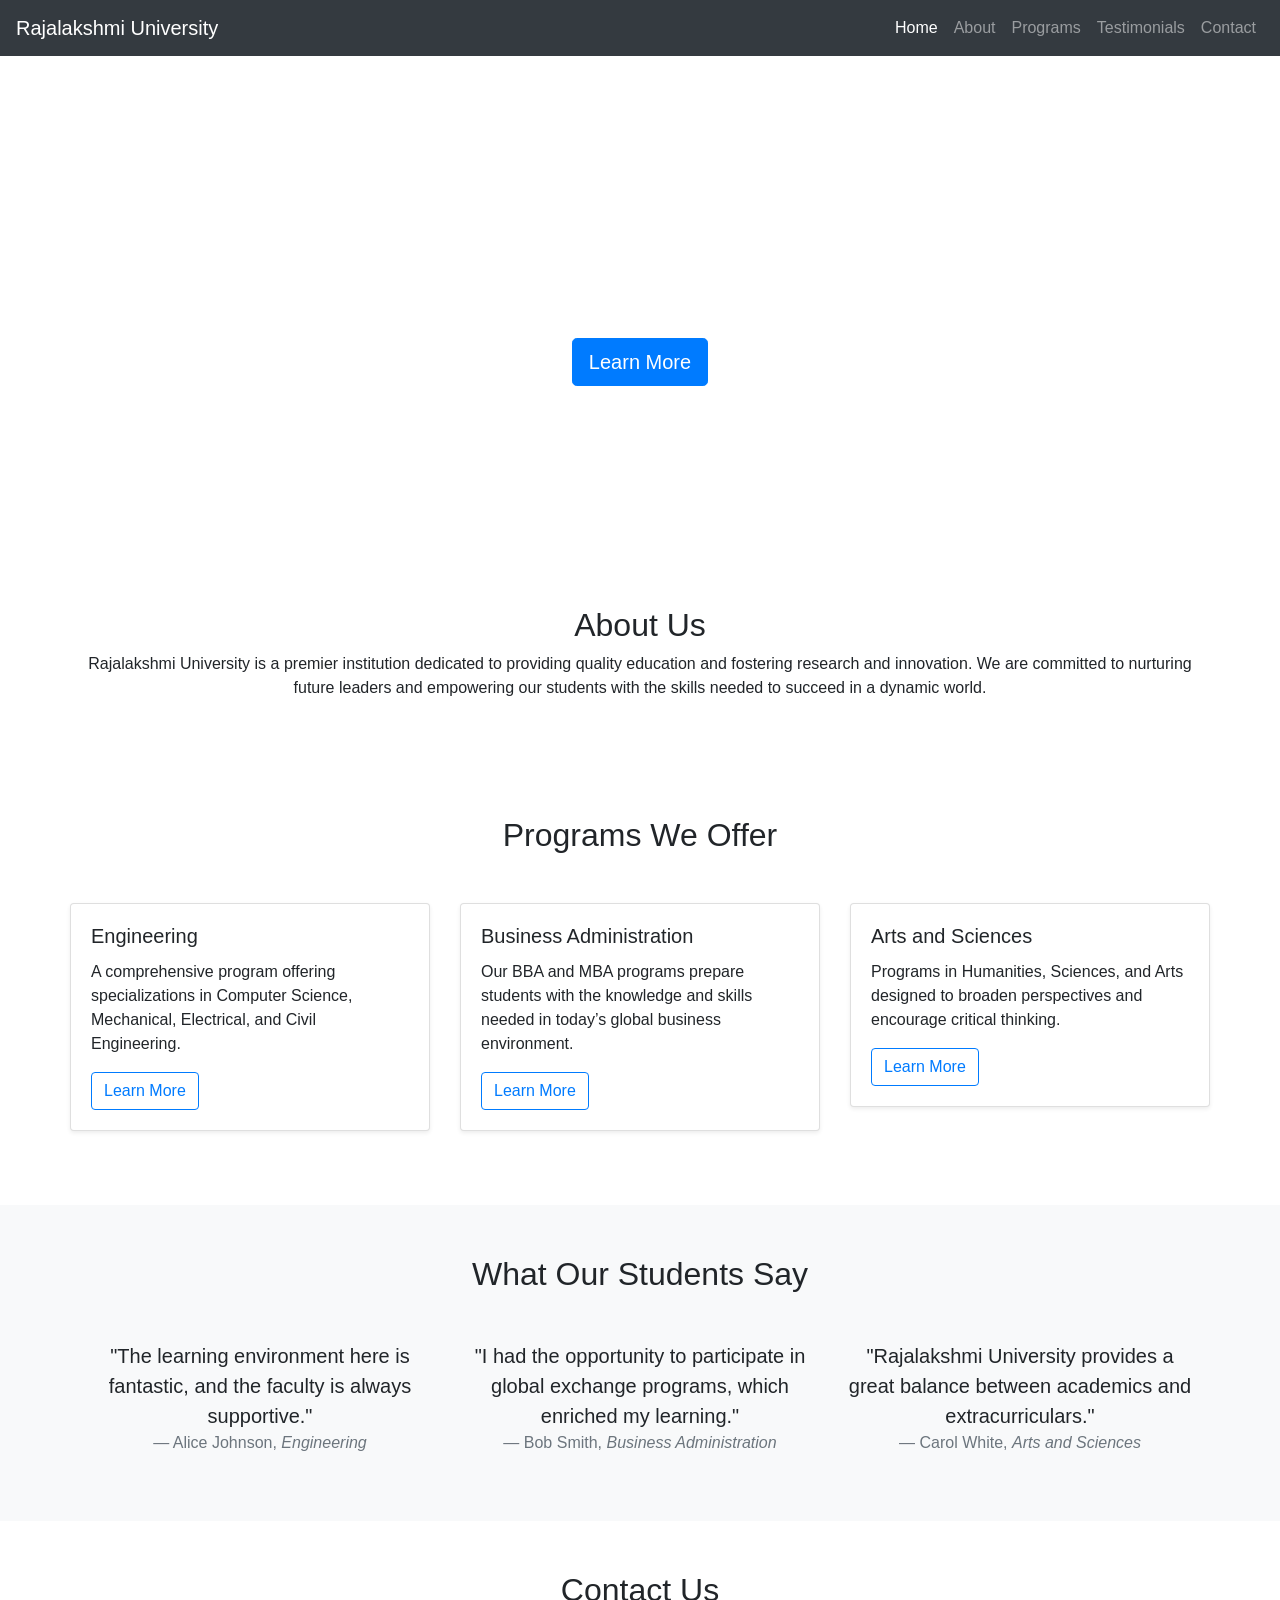
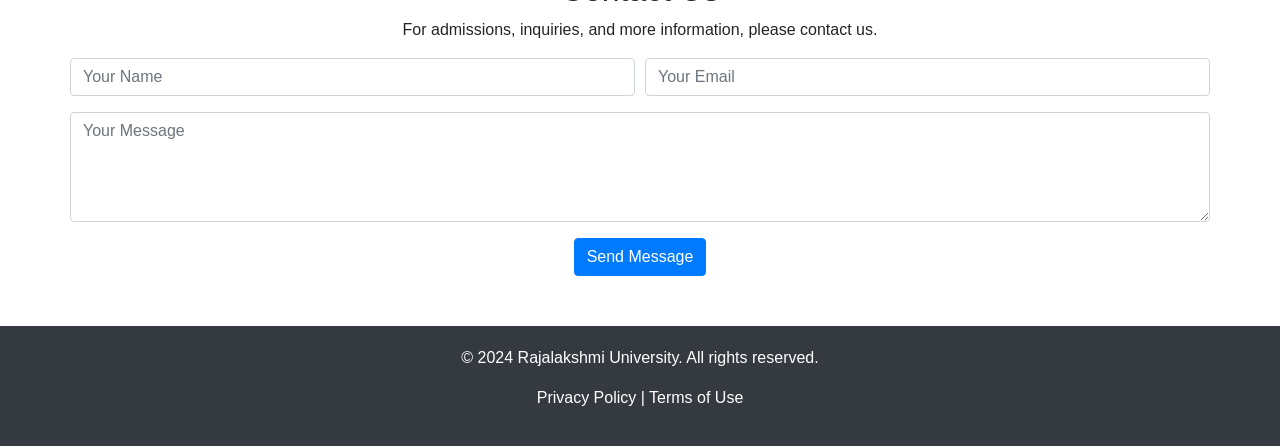
<file: Exercise-11/index.html>
<!DOCTYPE html>
<html lang="en">
<head>
    <meta charset="UTF-8">
    <meta name="viewport" content="width=device-width, initial-scale=1.0">
    <title>Rajalakshmi University</title>
    <!-- Bootstrap CSS -->
    <link rel="stylesheet" href="https://stackpath.bootstrapcdn.com/bootstrap/4.5.2/css/bootstrap.min.css">
    <style>
        .hero-section {
            background: url('https://www.rajalakshmi.org/images/banner.jpg') no-repeat center center;
            background-size: cover;
            color: #fff;
            height: 500px;
            display: flex;
            align-items: center;
            justify-content: center;
        }
        .hero-section h1 {
            font-size: 3rem;
        }
        .features-section, .about-section, .programs-section, .testimonials-section, .contact-section {
            padding: 50px 0;
        }
        .footer {
            background-color: #343a40;
            color: #fff;
            padding: 20px 0;
        }
    </style>
</head>
<body>

<!-- Navigation Bar -->
<nav class="navbar navbar-expand-lg navbar-dark bg-dark">
    <a class="navbar-brand" href="#">Rajalakshmi University</a>
    <button class="navbar-toggler" type="button" data-toggle="collapse" data-target="#navbarNav" aria-controls="navbarNav" aria-expanded="false" aria-label="Toggle navigation">
        <span class="navbar-toggler-icon"></span>
    </button>
    <div class="collapse navbar-collapse" id="navbarNav">
        <ul class="navbar-nav ml-auto">
            <li class="nav-item active"><a class="nav-link" href="#">Home</a></li>
            <li class="nav-item"><a class="nav-link" href="#about">About</a></li>
            <li class="nav-item"><a class="nav-link" href="#programs">Programs</a></li>
            <li class="nav-item"><a class="nav-link" href="#testimonials">Testimonials</a></li>
            <li class="nav-item"><a class="nav-link" href="#contact">Contact</a></li>
        </ul>
    </div>
</nav>

<!-- Hero Section -->
<div class="hero-section text-center">
    <div>
        <h1>Welcome to Rajalakshmi University</h1>
        <p class="lead">Empowering the Future of Education</p>
        <a href="#" class="btn btn-primary btn-lg">Learn More</a>
    </div>
</div>

<!-- About Section -->
<div class="about-section container text-center" id="about">
    <h2>About Us</h2>
    <p>Rajalakshmi University is a premier institution dedicated to providing quality education and fostering research and innovation. We are committed to nurturing future leaders and empowering our students with the skills needed to succeed in a dynamic world.</p>
</div>

<!-- Programs Section -->
<div class="programs-section container" id="programs">
    <h2 class="text-center mb-5">Programs We Offer</h2>
    <div class="row">
        <div class="col-md-4">
            <div class="card mb-4 shadow-sm">
                <div class="card-body">
                    <h5 class="card-title">Engineering</h5>
                    <p class="card-text">A comprehensive program offering specializations in Computer Science, Mechanical, Electrical, and Civil Engineering.</p>
                    <a href="#" class="btn btn-outline-primary">Learn More</a>
                </div>
            </div>
        </div>
        <div class="col-md-4">
            <div class="card mb-4 shadow-sm">
                <div class="card-body">
                    <h5 class="card-title">Business Administration</h5>
                    <p class="card-text">Our BBA and MBA programs prepare students with the knowledge and skills needed in today’s global business environment.</p>
                    <a href="#" class="btn btn-outline-primary">Learn More</a>
                </div>
            </div>
        </div>
        <div class="col-md-4">
            <div class="card mb-4 shadow-sm">
                <div class="card-body">
                    <h5 class="card-title">Arts and Sciences</h5>
                    <p class="card-text">Programs in Humanities, Sciences, and Arts designed to broaden perspectives and encourage critical thinking.</p>
                    <a href="#" class="btn btn-outline-primary">Learn More</a>
                </div>
            </div>
        </div>
    </div>
</div>

<!-- Testimonials Section -->
<div class="testimonials-section bg-light text-center" id="testimonials">
    <div class="container">
        <h2 class="mb-5">What Our Students Say</h2>
        <div class="row">
            <div class="col-md-4">
                <blockquote class="blockquote">
                    <p class="mb-0">"The learning environment here is fantastic, and the faculty is always supportive."</p>
                    <footer class="blockquote-footer">Alice Johnson, <cite title="Source Title">Engineering</cite></footer>
                </blockquote>
            </div>
            <div class="col-md-4">
                <blockquote class="blockquote">
                    <p class="mb-0">"I had the opportunity to participate in global exchange programs, which enriched my learning."</p>
                    <footer class="blockquote-footer">Bob Smith, <cite title="Source Title">Business Administration</cite></footer>
                </blockquote>
            </div>
            <div class="col-md-4">
                <blockquote class="blockquote">
                    <p class="mb-0">"Rajalakshmi University provides a great balance between academics and extracurriculars."</p>
                    <footer class="blockquote-footer">Carol White, <cite title="Source Title">Arts and Sciences</cite></footer>
                </blockquote>
            </div>
        </div>
    </div>
</div>

<!-- Contact Section -->
<div class="contact-section container text-center" id="contact">
    <h2>Contact Us</h2>
    <p>For admissions, inquiries, and more information, please contact us.</p>
    <form>
        <div class="form-row">
            <div class="form-group col-md-6">
                <input type="text" class="form-control" placeholder="Your Name">
            </div>
            <div class="form-group col-md-6">
                <input type="email" class="form-control" placeholder="Your Email">
            </div>
        </div>
        <div class="form-group">
            <textarea class="form-control" rows="4" placeholder="Your Message"></textarea>
        </div>
        <button type="submit" class="btn btn-primary">Send Message</button>
    </form>
</div>

<!-- Footer -->
<div class="footer text-center">
    <div class="container">
        <p>&copy; 2024 Rajalakshmi University. All rights reserved.</p>
        <p>
            <a href="#" class="text-white">Privacy Policy</a> |
            <a href="#" class="text-white">Terms of Use</a>
        </p>
    </div>
</div>

<!-- Bootstrap JavaScript and dependencies -->
<script src="https://code.jquery.com/jquery-3.5.1.slim.min.js"></script>
<script src="https://cdn.jsdelivr.net/npm/popper.js@1.16.1/dist/umd/popper.min.js"></script>
<script src="https://stackpath.bootstrapcdn.com/bootstrap/4.5.2/js/bootstrap.min.js"></script>
</body>
</html>
</file>
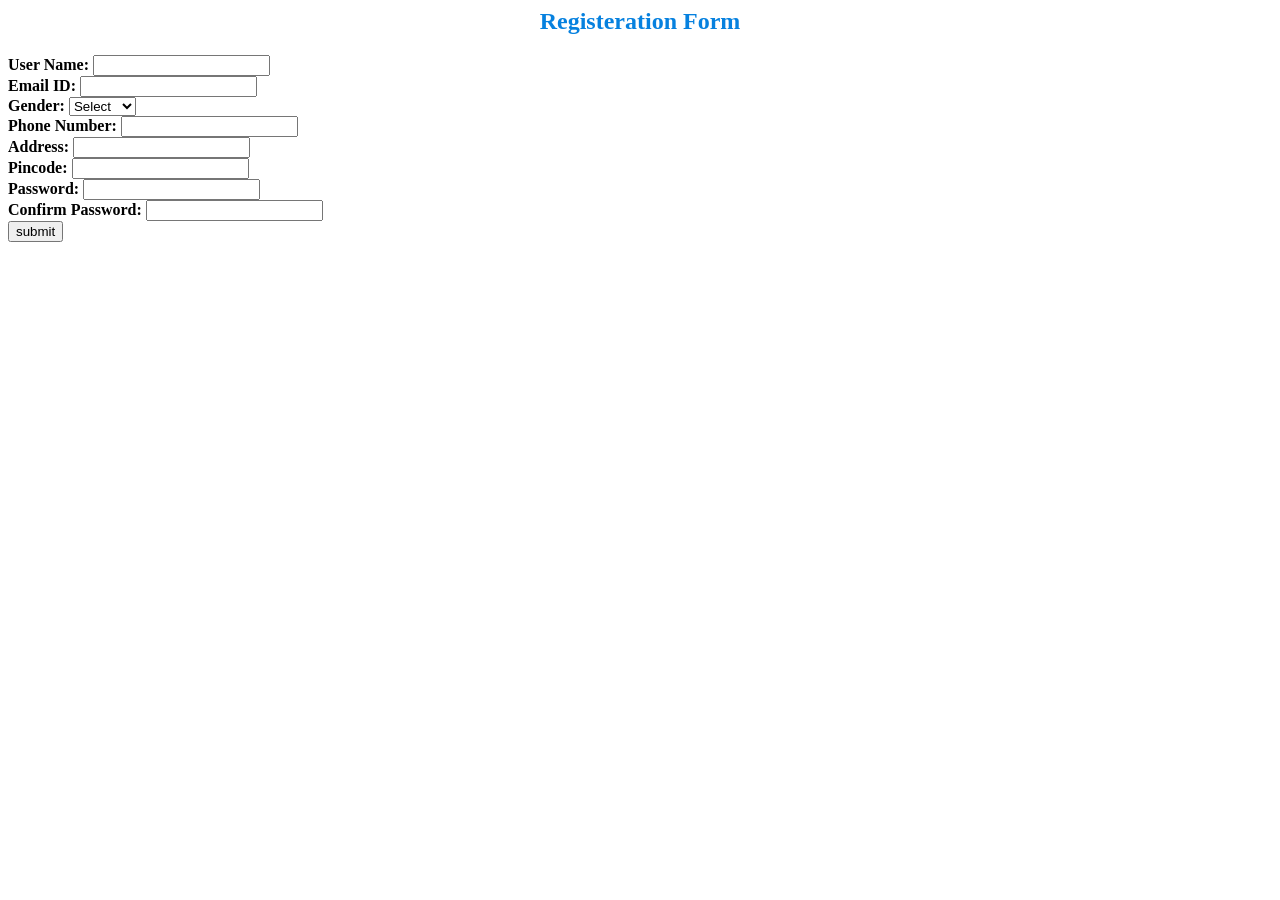
<file: Exercise-2a/index.html>
<html>
    <head>
        <title>Register Form</title>
    </head>
    <body>
        <script>
            function validateForm(){
                var user_name = document.myforms.userName.value;
                var email_id = document.myforms.emailID.value;
                var gender_ = document.myforms.gender.value;
                var phone_number = document.myforms.phoneNumber.value;
                var address_ = document.myforms.address.value;
                var pincode_ = document.myforms.pincode.value;
                var password_ = document.myforms.password.value;
                var confirm_password = document.myforms.confirmPassword.value;

                if(user_name=="" || user_name==null){
                    alert("User Name required");
                    return false;
                }
                if(email_id=="" || email_id==null){
                    alert("Email ID is required");
                    return false;
                }
                if(gender_=="" || gender_==null){
                    alert("Gender is required");
                    return false;
                }
                if(phone_number=="" || phone_number==null || phone_number.length!=10){
                    alert("Enter correct phone number");
                    return false;
                }
                if(address_=="" || address_==null){
                    alert("Address required");
                    return false;
                }
                if(pincode_=="" || pincode_==null || pincode_.length!=6){
                    alert("Enter correct pincode");
                    return false;
                }
                if(password_.length<8 || password_.length>15){
                    alert("Password should atleast have 8 characters and atmost 25 characters");
                    return false;
                }
                if(password_!=confirm_password){
                    alert("Password didn't match");
                    return false;
                }
            }
        </script>
    </body>
    <body>
        <h2 style="color: rgb(6, 129, 223);"><center>Registeration Form</center></h2>
        <form name="myforms" onsubmit="return validateForm()" method="post"></form>
        <b>User Name: </b><input type="text" name="userName" required><br>
        <b>Email ID: </b><input type="email" name="emailID"><br>
    
        <b>Gender: </b>
        <select name="gender">
            <option value="">Select</option>
            <option value="male">Male</option>
            <option value="female">Female</option>
        </select><br>
        <b>Phone Number: </b><input type="text" name="phoneNumber"><br>
        <b>Address: </b><input type="text area" name="address"><br>
        <b>Pincode: </b><input type="text" name="pincode"><br>
        <b>Password: </b><input type="password" name="password"><br>
        <b>Confirm Password: </b><input type="text" name="confirmPassword"><br>
        <input type="submit" value="submit">
    </form>
    </body>
</html>
</file>
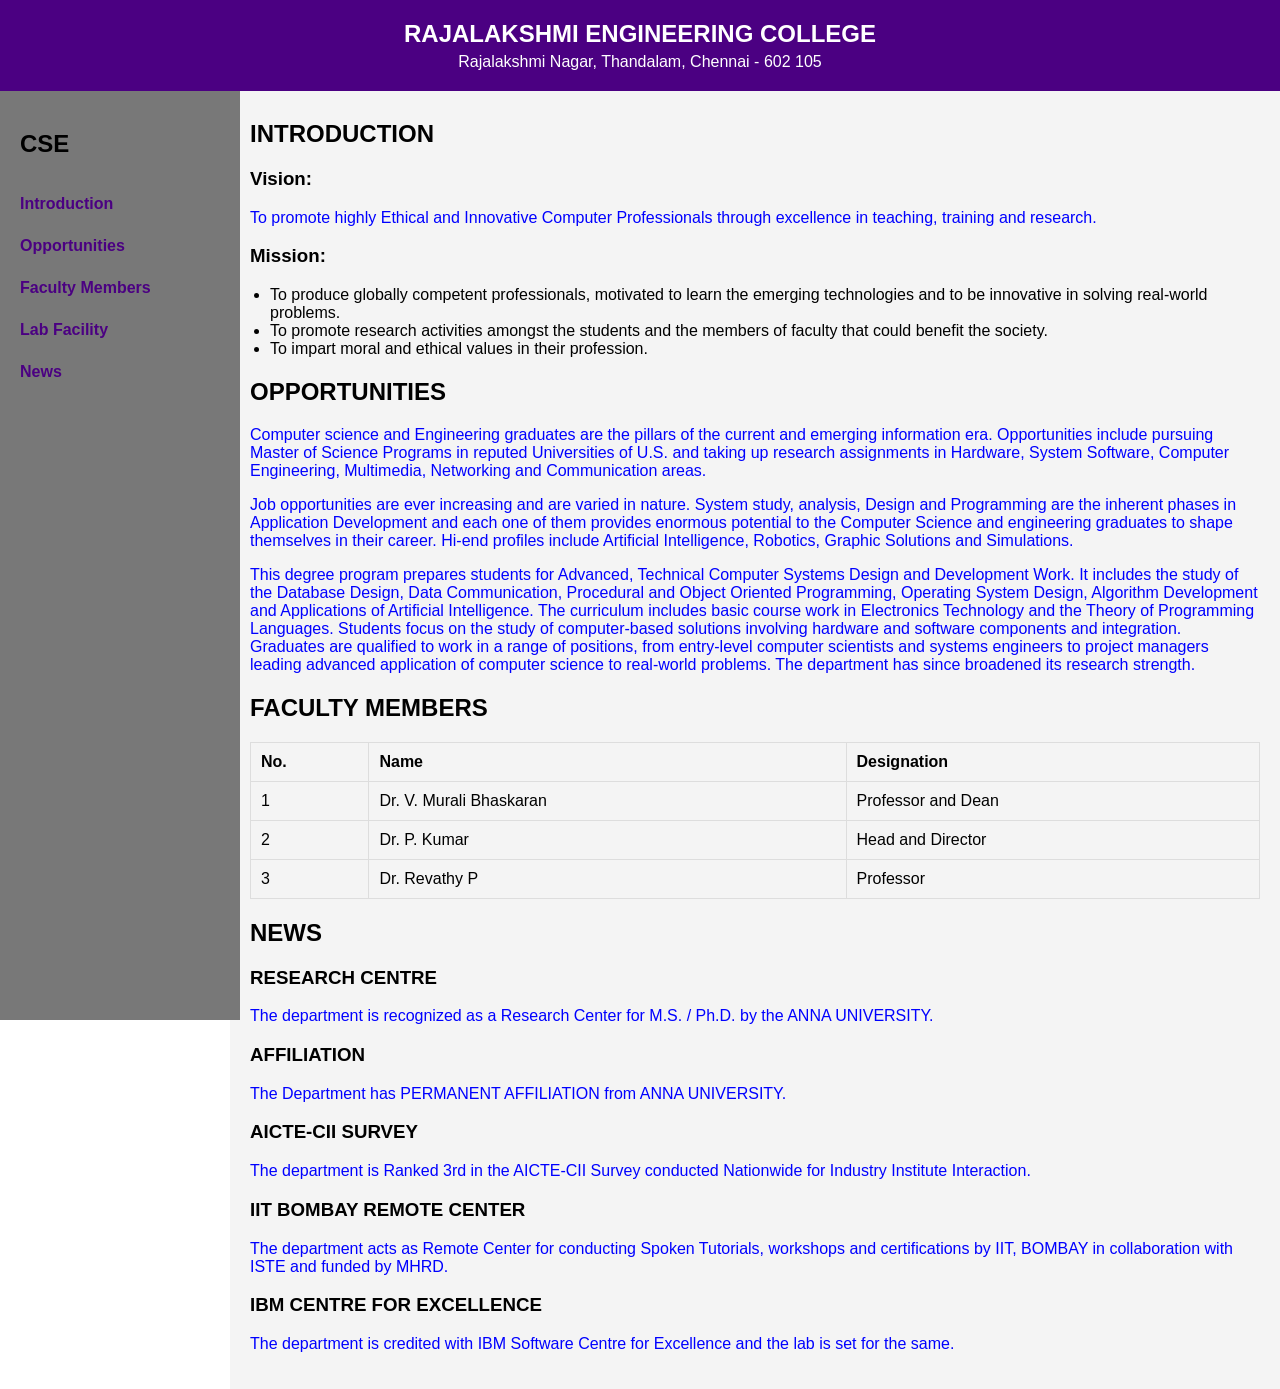
<file: Exercise-2b/index.html>
<!DOCTYPE html>
<html lang="en">
<head>
    <meta charset="UTF-8">
    <meta name="viewport" content="width=device-width, initial-scale=1.0">
    <title>Rajalakshmi Engineering College - CSE</title>
    <link rel="stylesheet" href="styles.css">
</head>
<body>
    <header>
        <div class="header-container">
            <h1>RAJALAKSHMI ENGINEERING COLLEGE</h1>
            <p>Rajalakshmi Nagar, Thandalam, Chennai - 602 105</p>
        </div>
    </header>
    <div class="content">
        <nav class="sidebar">
            <ul>
		<h1 style="color:black;">CSE</h1>
                <li><a href="#introduction">Introduction</a></li>
                <li><a href="#opportunities">Opportunities</a></li>
                <li><a href="#faculty">Faculty Members</a></li>
                <li><a href="#lab">Lab Facility</a></li>
                <li><a href="#news">News</a></li>
            </ul>
        </nav>
        <main class="main-content">
            <section id="introduction">
                <h2>INTRODUCTION</h2>
                <h3>Vision:</h3> <p>To promote highly Ethical and Innovative Computer Professionals through excellence in teaching, training and research.</p>
                <h3><strong>Mission:</strong></h3>
                <ul>
                    <li>To produce globally competent professionals, motivated to learn the emerging technologies and to be innovative in solving real-world problems.</li>
                    <li>To promote research activities amongst the students and the members of faculty that could benefit the society.</li>
                    <li>To impart moral and ethical values in their profession.</li>
                </ul>
            </section>
            <section id="opportunities">
                <h2>OPPORTUNITIES</h2>
                <p>Computer science and Engineering graduates are the pillars of the current and emerging information era. Opportunities include pursuing Master of Science Programs in reputed Universities of U.S. and taking up research assignments in Hardware, System Software, Computer Engineering, Multimedia, Networking and Communication areas.</p>
                <p>Job opportunities are ever increasing and are varied in nature. System study, analysis, Design and Programming are the inherent phases in Application Development and each one of them provides enormous potential to the Computer Science and engineering graduates to shape themselves in their career. Hi-end profiles include Artificial Intelligence, Robotics, Graphic Solutions and Simulations.</p>
                <p>This degree program prepares students for Advanced, Technical Computer Systems Design and Development Work. It includes the study of the Database Design, Data Communication, Procedural and Object Oriented Programming, Operating System Design, Algorithm Development and Applications of Artificial Intelligence. The curriculum includes basic course work in Electronics Technology and the Theory of Programming Languages. Students focus on the study of computer-based solutions involving hardware and software components and integration. Graduates are qualified to work in a range of positions, from entry-level computer scientists and systems engineers to project managers leading advanced application of computer science to real-world problems. The department has since broadened its research strength.</p>
            </section>
            <section id="faculty">
                <h2>FACULTY MEMBERS</h2>
                <table>
                    <tr>
                        <th>No.</th>
                        <th>Name</th>
                        <th>Designation</th>
                    </tr>
                    <tr>
                        <td>1</td>
                        <td>Dr. V. Murali Bhaskaran</td>
                        <td>Professor and Dean</td>
                    </tr>
                    <tr>
                        <td>2</td>
                        <td>Dr. P. Kumar</td>
                        <td>Head and Director</td>
                    </tr>
                    <tr>
                        <td>3</td>
                        <td>Dr. Revathy P</td>
                        <td>Professor</td>
                    </tr>
                </table>
            </section>
            <div id="content">
        <h2>NEWS</h2>
        <div class="news-item">
            <h3>RESEARCH CENTRE</h3>
            <p>The department is recognized as a Research Center for M.S. / Ph.D. by the ANNA UNIVERSITY.</p>
        </div>
        <div class="news-item">
            <h3>AFFILIATION</h3>
            <p>The Department has PERMANENT AFFILIATION from ANNA UNIVERSITY.</p>
        </div>
        <div class="news-item">
            <h3>AICTE-CII SURVEY</h3>
            <p>The department is Ranked 3rd in the AICTE-CII Survey conducted Nationwide for Industry Institute Interaction.</p>
        </div>
        <div class="news-item">
            <h3>IIT BOMBAY REMOTE CENTER</h3>
            <p>The department acts as Remote Center for conducting Spoken Tutorials, workshops and certifications by IIT, BOMBAY in collaboration with ISTE and funded by MHRD.</p>
        </div>
        <div class="news-item">
            <h3>IBM CENTRE FOR EXCELLENCE</h3>
            <p>The department is credited with IBM Software Centre for Excellence and the lab is set for the same.</p>
        </div>
    </div>
</div>
        </main>
    </div>
    </footer>
</body>
</html>
</file>
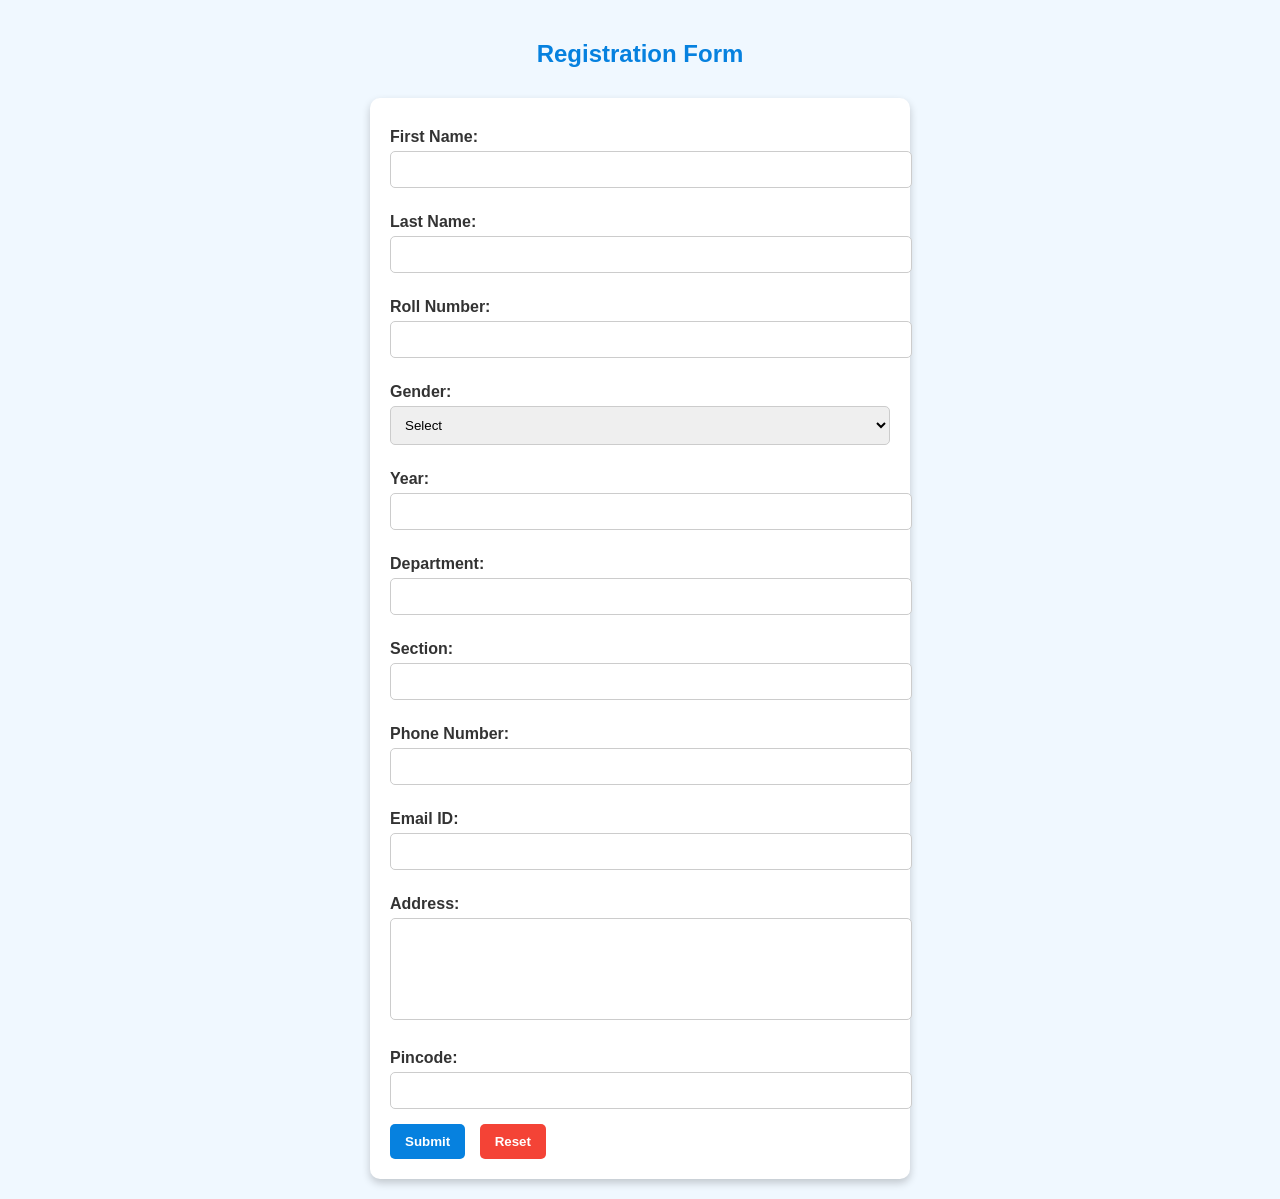
<file: Exercise-3/index.html>
<!DOCTYPE html>
<html lang="en">
<head>
    <meta charset="UTF-8">
    <meta name="viewport" content="width=device-width, initial-scale=1.0">
    <title>Registration Form</title>
    <link rel="stylesheet" href="styles.css">
    <script>
        function validateForm(){
            var firstName = document.myforms.firstName.value;
            var lastName = document.myforms.lastName.value;
            var rollno = document.myforms.rollno.value;
            var email_id = document.myforms.emailID.value;
            var gender_ = document.myforms.gender.value;
            var phone_number = document.myforms.phoneNumber.value;
            var address_ = document.myforms.address.value;
            var pincode_ = document.myforms.pincode.value;
            var department = document.myforms.department.value;
            var section = document.myforms.section.value;
            var year = document.myforms.year.value;

            if(firstName=="" || firstName==null){
                alert("First Name is required");
                return false;
            }
            if(email_id=="" || email_id==null){
                alert("Email ID is required");
                return false;
            }
            if(gender_=="" || gender_==null){
                alert("Gender is required");
                return false;
            }
            if(phone_number=="" || phone_number==null || phone_number.length!=10){
                alert("Enter a correct phone number");
                return false;
            }
            if(address_=="" || address_==null){
                alert("Address is required");
                return false;
            }
            if(pincode_=="" || pincode_==null || pincode_.length!=6){
                alert("Enter a correct pincode");
                return false;
            }
            return true;
        }
    </script>
</head>
<body>
    <h2 class="form-title">Registration Form</h2>
    <form name="myforms" onsubmit="return validateForm()" method="post" class="form-container">
        <label>First Name:</label>
        <input type="text" name="firstName" required><br>

        <label>Last Name:</label>
        <input type="text" name="lastName" required><br>

        <label>Roll Number:</label>
        <input type="text" name="rollno" required><br>

        <label>Gender:</label>
        <select name="gender" required>
            <option value="">Select</option>
            <option value="male">Male</option>
            <option value="female">Female</option>
        </select><br>

        <label>Year:</label>
        <input type="number" name="year" required><br>

        <label>Department:</label>
        <input type="text" name="department" required><br>

        <label>Section:</label>
        <input type="text" name="section" required><br>

        <label>Phone Number:</label>
        <input type="number" name="phoneNumber" required><br>

        <label>Email ID:</label>
        <input type="email" name="emailID" required><br>

        <label>Address:</label>
        <textarea name="address" required></textarea><br>

        <label>Pincode:</label>
        <input type="number" name="pincode" required><br>

        <input type="submit" value="Submit" class="btn submit-btn">
        <input type="reset" value="Reset" class="btn reset-btn">
    </form>
</body>
</html>
</file>
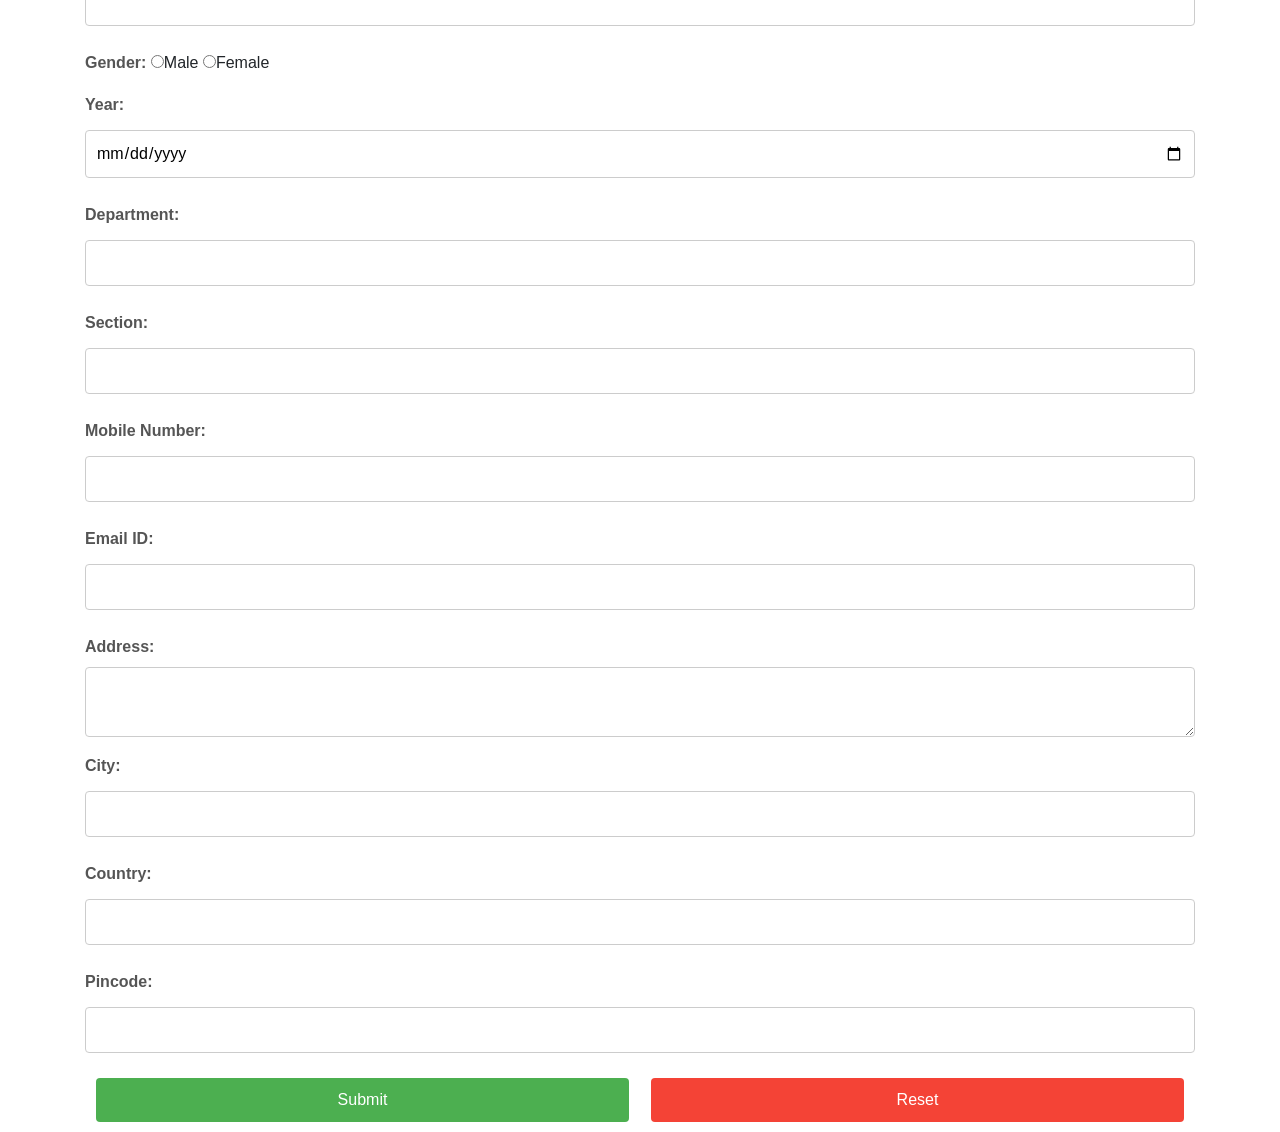
<file: Exercise-4/index.html>
<!DOCTYPE html>
<html lang="en">
<head>
    <meta charset="UTF-8">
    <meta name="viewport" content="width=device-width, initial-scale=1.0">
    <title>Student Form</title>
    <link rel="stylesheet" type="text/css" href="styles.css">
    <link rel="stylesheet" href="https://cdn.jsdelivr.net/npm/bootstrap@4.6.2/dist/css/bootstrap.min.css">
    <script src="https://cdn.jsdelivr.net/npm/bootstrap@4.6.2/dist/js/bootstrap.bundle.min.js"></script>
      
</head>
<body>
    <div class="container scrollable-form-container">
        <h1>Student Form</h1>
        <form name="f1" action="ProcessForm" method="get">
            <label for="name">Name:</label>
            <input type="text" name="name" id="name" required><br>

            <label for="rollno">Roll Number:</label>
            <input type="number" name="rollno" id="rollno" required><br>

            <label for="gender">Gender:</label>
            <input type="radio" name="gender" value="male" id="male">Male
            <input type="radio" name="gender" value="female" id="female">Female <br>

            <label for="year">Year:</label>
            <input type="date" name="year" id="year" required><br>

            <label for="dept">Department:</label>
            <input type="text" name="dept" id="dept" required><br>

            <label for="sec">Section:</label>
            <input type="text" name="sec" id="sec" required><br>

            <label for="mobileno">Mobile Number:</label>
            <input type="number" name="mobileno" id="mobileno" required><br>

            <label for="emailid">Email ID:</label>
            <input type="email" name="emailid" id="emailid" required><br>

            <label for="address">Address:</label>
            <textarea name="address" id="address" required></textarea><br>

            <label for="city">City:</label>
            <input type="text" name="city" id="city" required><br>

            <label for="country">Country:</label>
            <input type="text" name="country" id="country" required><br>

            <label for="pincode">Pincode:</label>
            <input type="number" name="pincode" id="pincode" required><br>

            <center><input type="submit" value="Submit"><input type="reset" value="Reset"></center>
        </form>
    </div>

</body>
</html>
</file>
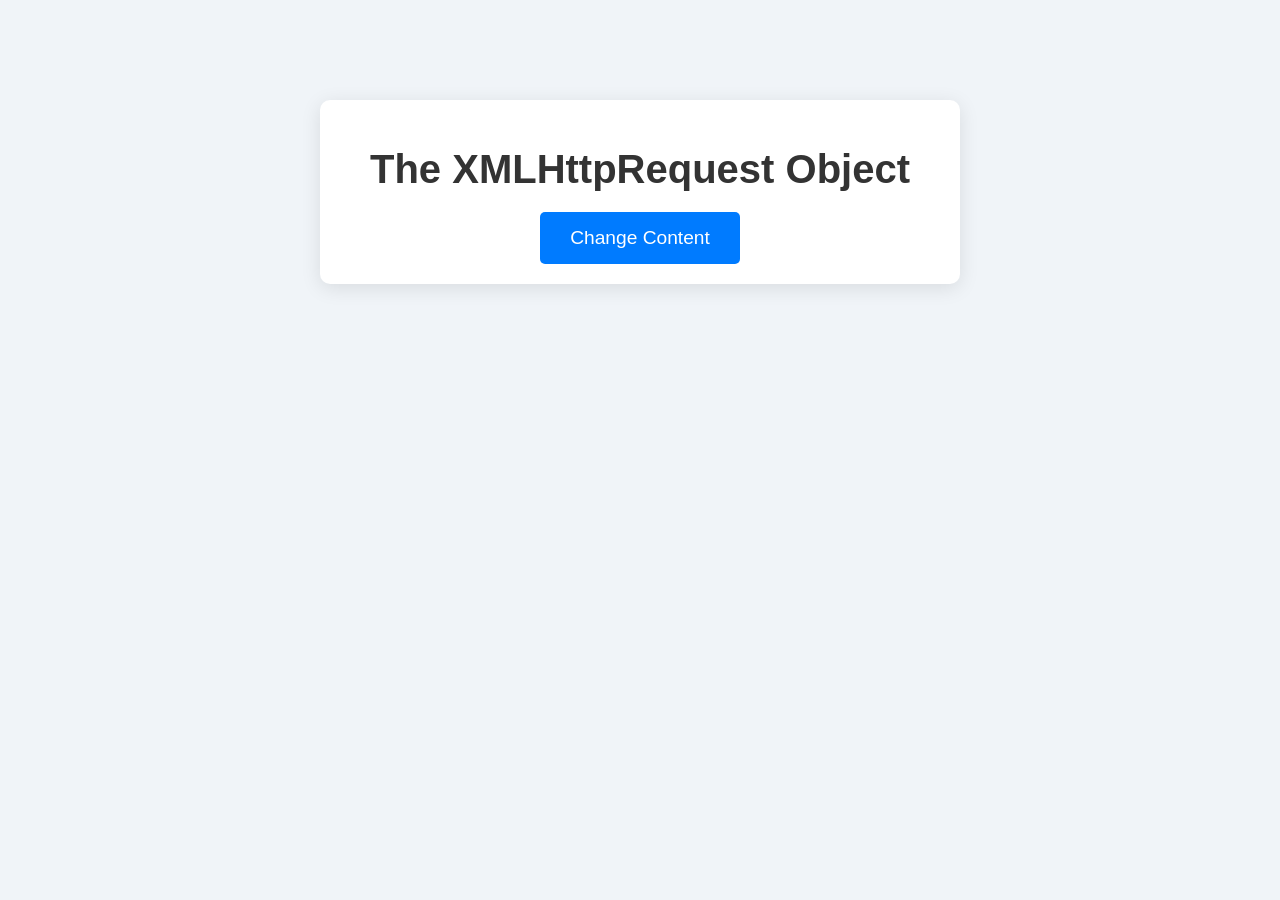
<file: Exercise-6/index.html>
<!DOCTYPE html>
<html lang="en">
<head>
    <meta charset="UTF-8">
    <meta name="viewport" content="width=device-width, initial-scale=1.0">
    <title>Interactive XMLHttpRequest</title>
    <link rel="stylesheet" href="styles.css">
</head>
<body>

<div id="demo" class="container">
    <h1>The XMLHttpRequest Object</h1>
    <button type="button" onclick="loadXMLDoc()" class="btn">Change Content</button>
</div>

<script>
    function loadXMLDoc() {
        var xhttp = new XMLHttpRequest();
        xhttp.onreadystatechange = function() {
            if (this.readyState == 4 && this.status == 200) {
                document.getElementById("demo").innerHTML =
                this.responseText;
            }
        };
        xhttp.open("GET", "rec.txt", true);
        xhttp.send();
    }
</script>

</body>
</html>
</file>
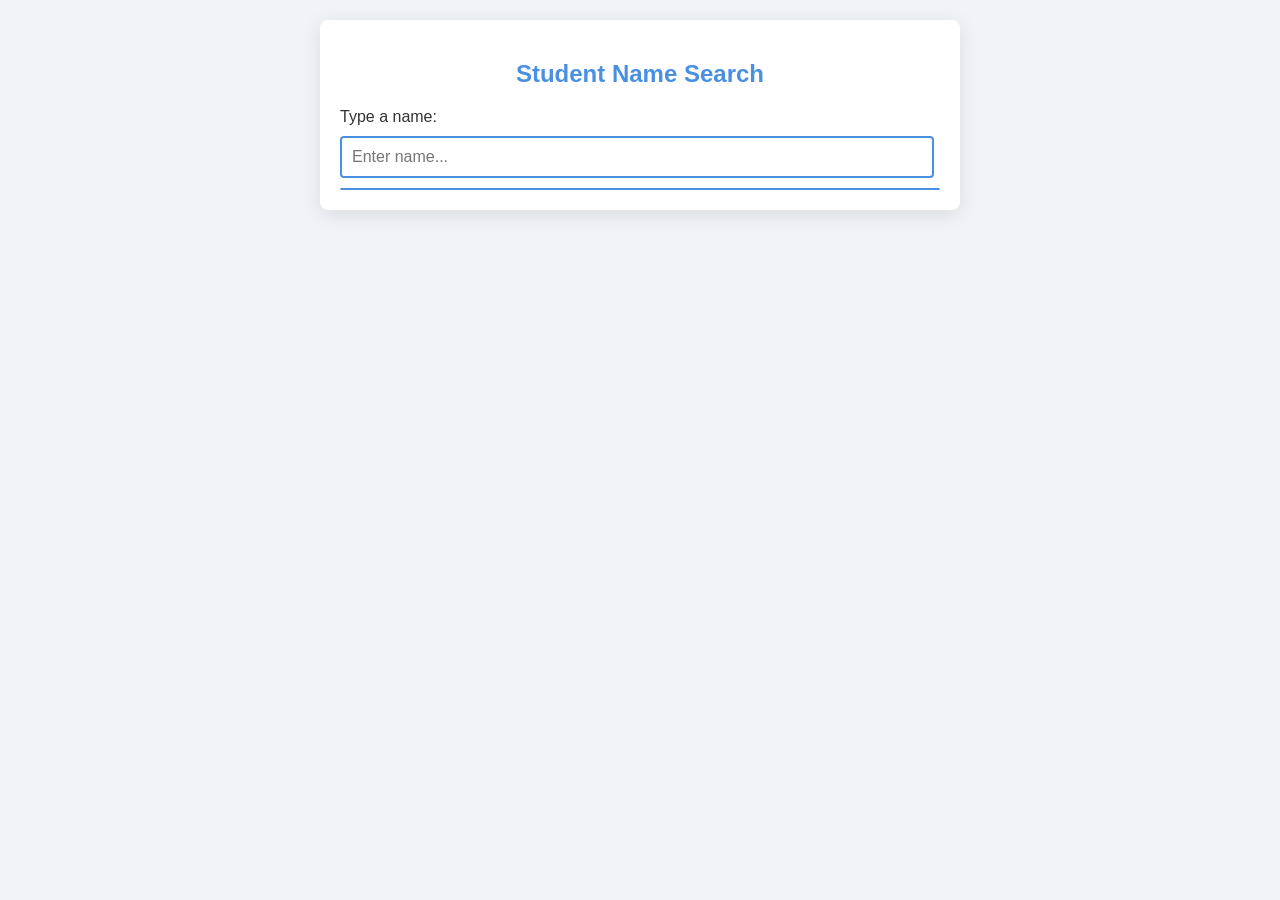
<file: Exercise-6b/index.html>
<!DOCTYPE html>
<html lang="en">
<head>
    <meta charset="UTF-8">
    <meta name="viewport" content="width=device-width, initial-scale=1.0">
    <title>Student Name Suggestion</title>
    <link rel="stylesheet" href="styles.css"> <!-- Link to the external CSS file -->
    <script>
        function showSuggestions(str) {
            if (str.length == 0) {
                document.getElementById("suggestions").innerHTML = "";
                return;
            }
            
            // Create XMLHttpRequest object
            var xhr = new XMLHttpRequest();
            
            // Define what happens when the response is received
            xhr.onreadystatechange = function() {
                if (xhr.readyState == 4 && xhr.status == 200) {
                    document.getElementById("suggestions").innerHTML = xhr.responseText;
                }
            };
            
            // Send the request to the servlet
            xhr.open("GET", "StudentSuggestion?query=" + str, true);
            xhr.send();
        }
    </script>
</head>
<body>
    <div class="container">
        <h2>Student Name Search</h2>
        <p>Type a name:</p>
        <input type="text" onkeyup="showSuggestions(this.value)" placeholder="Enter name..." />
        
        <div id="suggestions" class="suggestions"></div> <!-- This is where suggestions will appear -->
    </div>
</body>
</html>
</file>
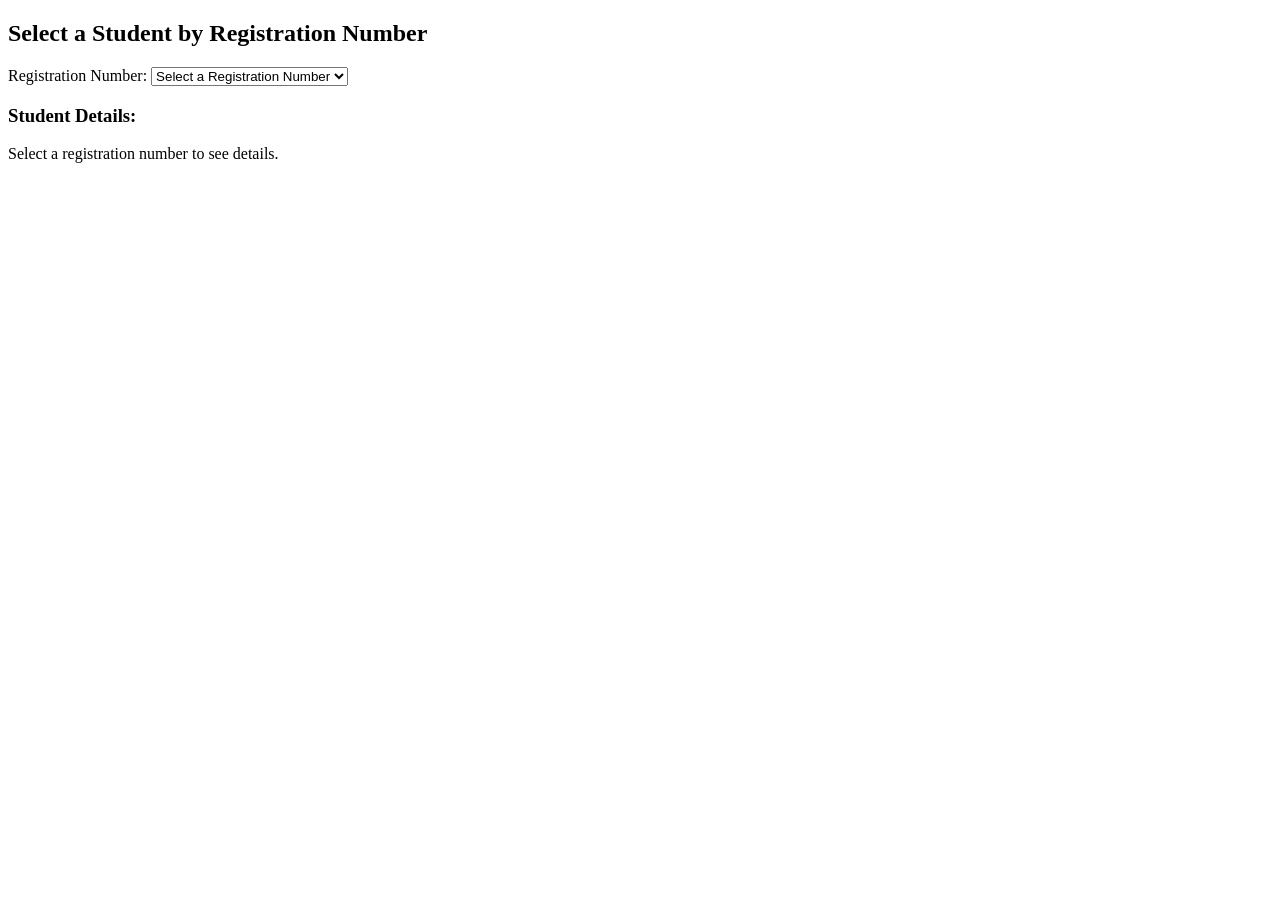
<file: Exercise-7/index.html>
<!DOCTYPE html>
<html lang="en">
<head>
    <meta charset="UTF-8">
    <title>Student Information</title>
    <script>
        function fetchStudentDetails() {
            const regNo = document.getElementById("regNoSelect").value;
            if (regNo) {
                const xhr = new XMLHttpRequest();
                xhr.open("GET", "StudentServlet?reg_no=" + regNo, true);
                xhr.onreadystatechange = function () {
                    if (xhr.readyState === 4 && xhr.status === 200) {
                        const studentData = JSON.parse(xhr.responseText);
                        document.getElementById("studentDetails").innerHTML =
                            `<p>Name: ${studentData.name}</p>
                             <p>Department: ${studentData.department}</p>
                             <p>Year: ${studentData.year}</p>
                             <p>Email: ${studentData.email}</p>`;
                    }
                };
                xhr.send();
            }
        }
    </script>
</head>
<body>
    <h2>Select a Student by Registration Number</h2>
    <label for="regNoSelect">Registration Number:</label>
    <select id="regNoSelect" onchange="fetchStudentDetails()">
        <option value="">Select a Registration Number</option>
        <option value="101">101</option>
        <option value="102">102</option>
        <option value="103">103</option>
    </select>

    <h3>Student Details:</h3>
    <div id="studentDetails">
        <p>Select a registration number to see details.</p>
    </div>
</body>
</html>
</file>
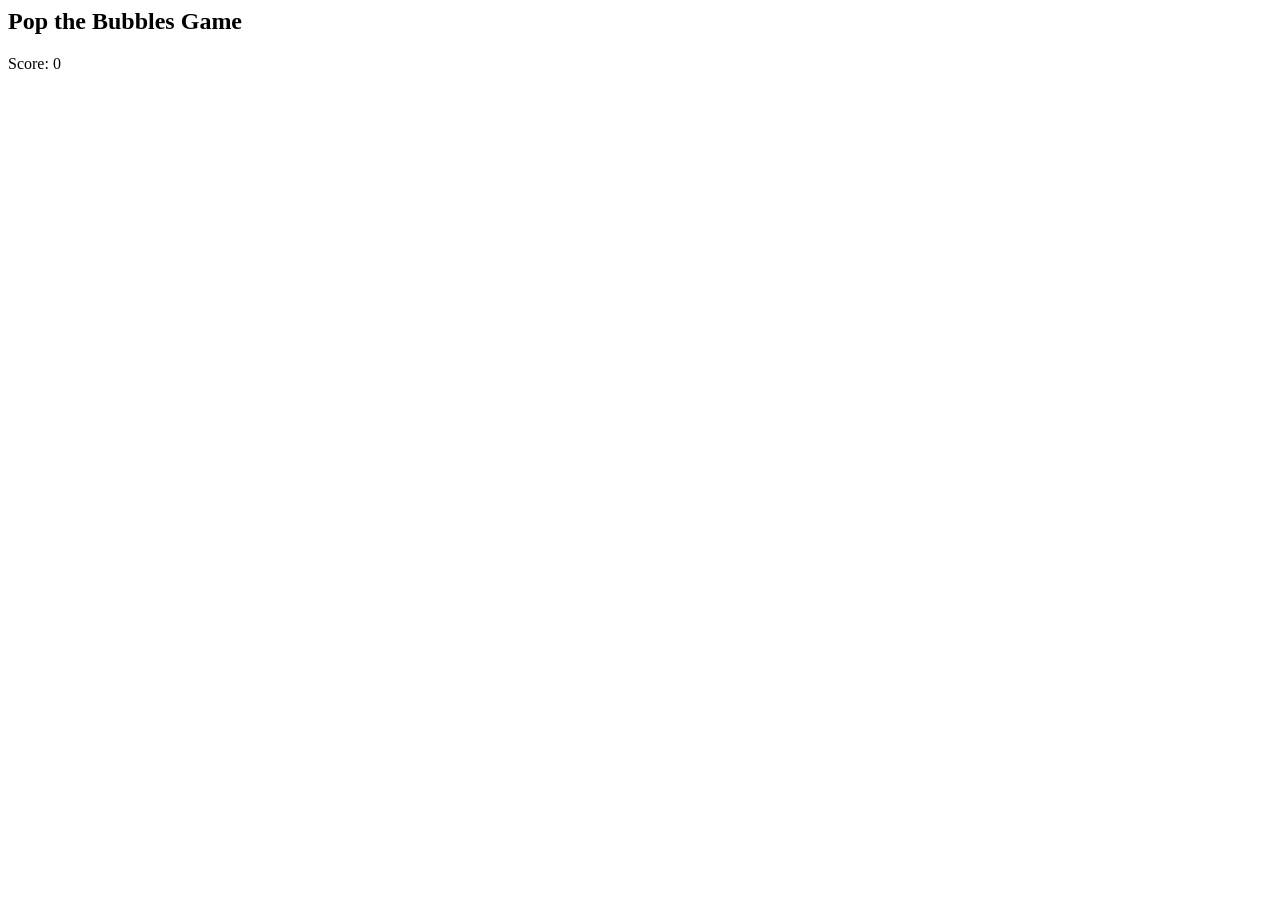
<file: Exercise-10/jquery_game.html>
<html>
<head>
    <title>Pop the Bubbles Game</title>
    <style>
        .bubble {
            position: absolute;
            width: 40px;
            height: 40px;
            border-radius: 50%;
            background-color: #3498db;
            color: white;
            text-align: center;
            line-height: 40px;
            font-size: 24px;
        }
    </style>
</head>
<body>
    <h2>Pop the Bubbles Game</h2>
    <p>Score: <span id="score">0</span></p>

    <script src="https://code.jquery.com/jquery-3.7.1.js"></script>
    <script>
        $(document).ready(function(){
            var score = 0;
            var width = screen.width - 100;
            var height = screen.height - 200;

            function generateRandomLetter() {
                var keyCode = Math.floor(Math.random() * 26) + 65;
                return String.fromCharCode(keyCode);
            }

            function generateRandomColor() {
                var letters = '0123456789ABCDEF';
                var color = '#';
                for (var i = 0; i < 6; i++) {
                    color += letters[Math.floor(Math.random() * 16)];
                }
                return color;
            }

            function createBubble() {
                var letter = generateRandomLetter();
                var left = Math.random() * width;
                var color = generateRandomColor();

                var $bubble = $("<div class='bubble'></div>")
                    .text(letter)
                    .css("left", left)
                    .css("background-color", color);

                $("body").append($bubble);

                $bubble.animate({ top: height }, 5000, "linear", function() {
                    $(this).remove();
                });

                $bubble.click(function() {
                    score++;
                    $("#score").text(score);
                    $(this).remove();
                });
            }

            $(document).keypress(function(e) {
                var letter = String.fromCharCode(e.which).toUpperCase();
                $(".bubble").each(function() {
                    if ($(this).text() === letter) {
                        score++;
                        $("#score").text(score);
                        $(this).remove();
                    }
                });
            });

            setInterval(createBubble, 2000);
        });
    </script>
</body>
</html>
</file>
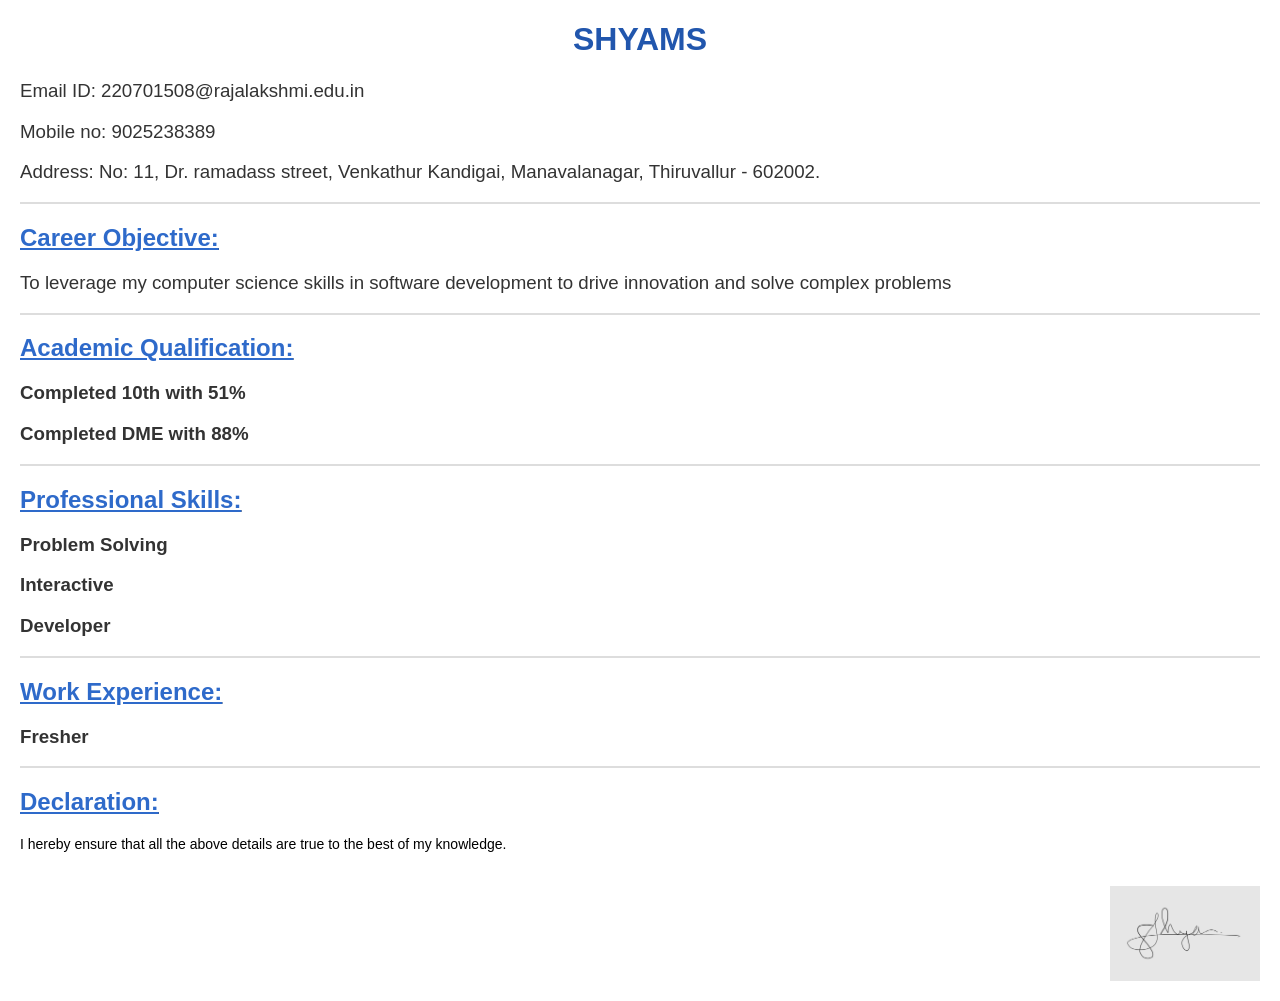
<file: Exercise-1a/resume.html>
<!DOCTYPE html>
<html lang="en">
<head>
    <meta charset="UTF-8">
    <meta name="viewport" content="width=device-width, initial-scale=1.0">
    <title>Resume</title>
    <link rel="stylesheet" href="styles_resume.css">
</head>
<body>
    <h1> SHYAMS </h1>
    <h3 class="normal">Email ID: 220701508@rajalakshmi.edu.in</h3>
    <h3 class="normal">Mobile no: 9025238389</h3>
    <h3 class="normal">Address: No: 11, Dr. ramadass street, Venkathur Kandigai, Manavalanagar, Thiruvallur - 602002.</h3>
    <hr>
    <u><h2>Career Objective: </h2></u>
    <h3 class="normal">To leverage my computer science skills in software development to drive innovation and solve complex problems</h3>
    <hr>
    <u><h2>Academic Qualification:</h2></u>
    <ul>
        <li><h3>Completed 10th with 51%</h3></li>
        <li><h3>Completed DME with 88%</h3></li>
    </ul>
    <hr>
    <u><h2>Professional Skills: </h2></u>
    <ul>
        <li><h3>Problem Solving</h3></li>
        <li><h3>Interactive</h3></li>
        <li><h3>Developer</h3></li>
    </ul>
    <hr>
    <u><h2>Work Experience:</h2></u>
    <h3>Fresher</h3>
    <hr>
    <u><h2>Declaration:</h2></u>
    <p>I hereby ensure that all the above details are true to the best of my knowledge.</p>
    

    <img src="Signature.jpg" alt="Signature" style="width:150px; float: right; display:block; margin: 20px auto;">
</body>
</html>
</file>
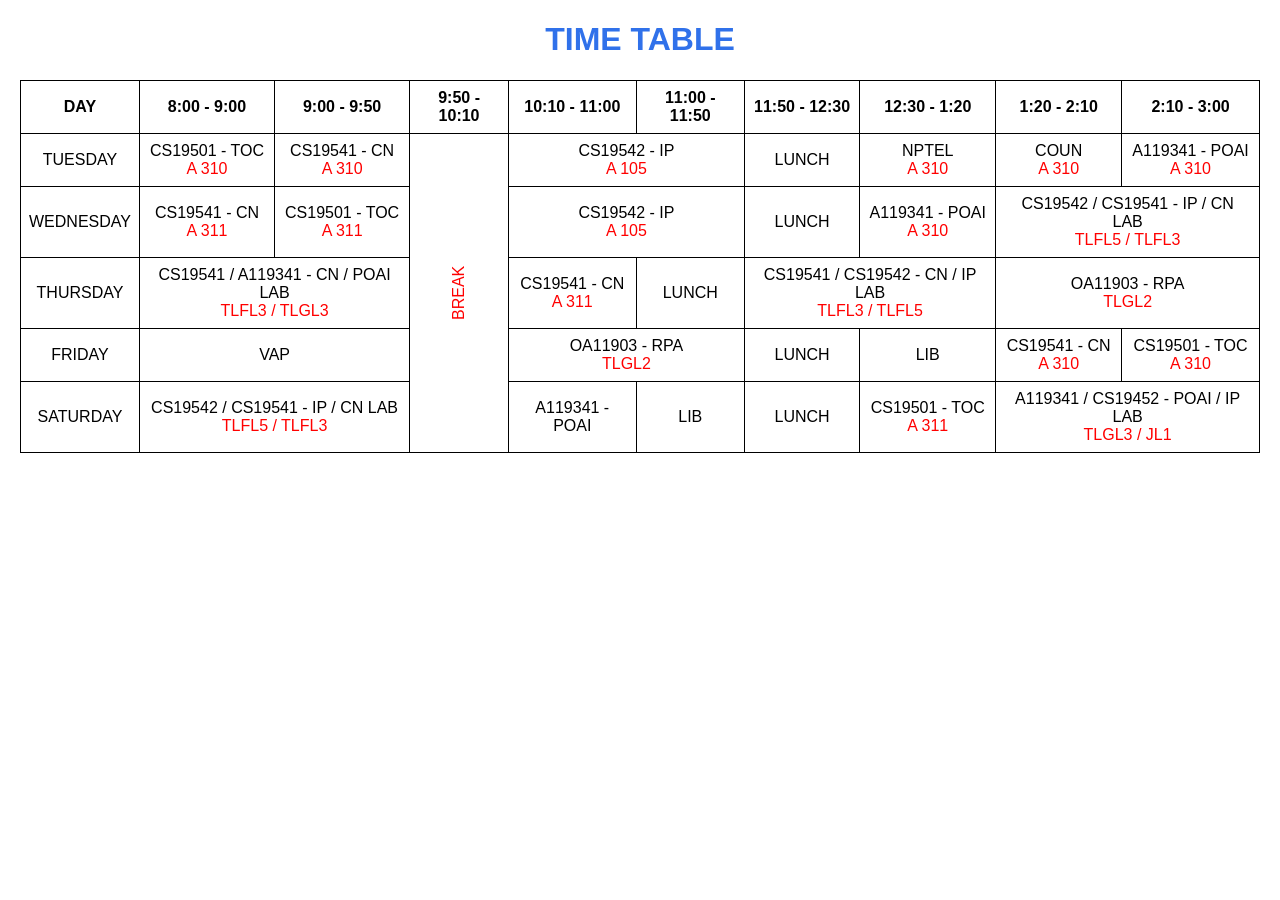
<file: Exercise-1b/TimeTable.html>
<!DOCTYPE html>
<html lang="en">
<head>
    <meta charset="UTF-8">
    <meta name="viewport" content="width=device-width, initial-scale=1.0">
    <title>Time Table</title>
    <link rel="stylesheet" href="styles_TimeTable.css">
</head>
<body>
    <h1>TIME TABLE</h1>
    <table>
        <tr>
            <th>DAY</th>
            <th>8:00 - 9:00</th>
            <th>9:00 - 9:50</th>
            <th>9:50 - 10:10</th>
            <th>10:10 - 11:00</th>
            <th>11:00 - 11:50</th>
            <th>11:50 - 12:30</th>
            <th>12:30 - 1:20</th>
            <th>1:20 - 2:10</th>
            <th>2:10 - 3:00</th>
        </tr>
        <tr>
            <td><center>TUESDAY</center></td>
            <td><center>CS19501 - TOC<br><span class="classroom">A 310</span></center></td>
            <td><center>CS19541 - CN<br><span class="classroom">A 310</span></center></td>
            <td rowspan="5" class="break">BREAK</td>
            <td colspan="2"><center>CS19542 - IP<br><span class="classroom">A 105</span></center></td>
            <td><center>LUNCH</center></td>
            <td><center>NPTEL<br><span class="classroom">A 310</span></center></td>
            <td><center>COUN<br><span class="classroom">A 310</span></center></td>
            <td><center>A119341 - POAI<br><span class="classroom">A 310</span></center></td>
        </tr>
        <tr>
            <td><center>WEDNESDAY</center></td>
            <td><center>CS19541 - CN<br><span class="classroom">A 311</span></center></td>
            <td><center>CS19501 - TOC<br><span class="classroom">A 311</span></center></td>
            <td colspan="2"><center>CS19542 - IP<br><span class="classroom">A 105</span></center></td>
            <td><center>LUNCH</center></td>
            <td><center>A119341 - POAI<br><span class="classroom">A 310</span></center></td>
            <td colspan="2"><center>CS19542 / CS19541 - IP / CN LAB<br><span class="classroom">TLFL5 / TLFL3</span></center></td>
        </tr>
        <tr>
            <td><center>THURSDAY</center></td>
            <td colspan="2"><center>CS19541 / A119341 - CN / POAI LAB<br><span class="classroom">TLFL3 / TLGL3</span></center></td>
            <td><center>CS19541 - CN<br><span class="classroom">A 311</span></center></td>
            <td><center>LUNCH</center></td>
            <td colspan="2"><center>CS19541 / CS19542 - CN / IP LAB<br><span class="classroom">TLFL3 / TLFL5</span></center></td>
            <td colspan="2"><center>OA11903 - RPA<br><span class="classroom">TLGL2</span></center></td>
        </tr>
        <tr>
            <td><center>FRIDAY</center></td>
            <td colspan="2"><center>VAP</center></td>
            <td colspan="2"><center>OA11903 - RPA<br><span class="classroom">TLGL2</span></center></td>
            <td><center>LUNCH</center></td>
            <td><center>LIB</center></td>
            <td><center>CS19541 - CN<br><span class="classroom">A 310</span></center></td>
            <td><center>CS19501 - TOC<br><span class="classroom">A 310</span></center></td>
        </tr>
        <tr>
            <td><center>SATURDAY</center></td>
            <td colspan="2"><center>CS19542 / CS19541 - IP / CN LAB<br><span class="classroom">TLFL5 / TLFL3</span></center></td>
            <td><center>A119341 - POAI</center></td>
            <td><center>LIB</center></td>
            <td><center>LUNCH</center></td>
            <td><center>CS19501 - TOC<br><span class="classroom">A 311</span></center></td>
            <td colspan="2"><center>A119341 / CS19452 - POAI / IP LAB<br><span class="classroom">TLGL3 / JL1</span></center></td>
        </tr>
    </table>
</body>
</html>
</file>
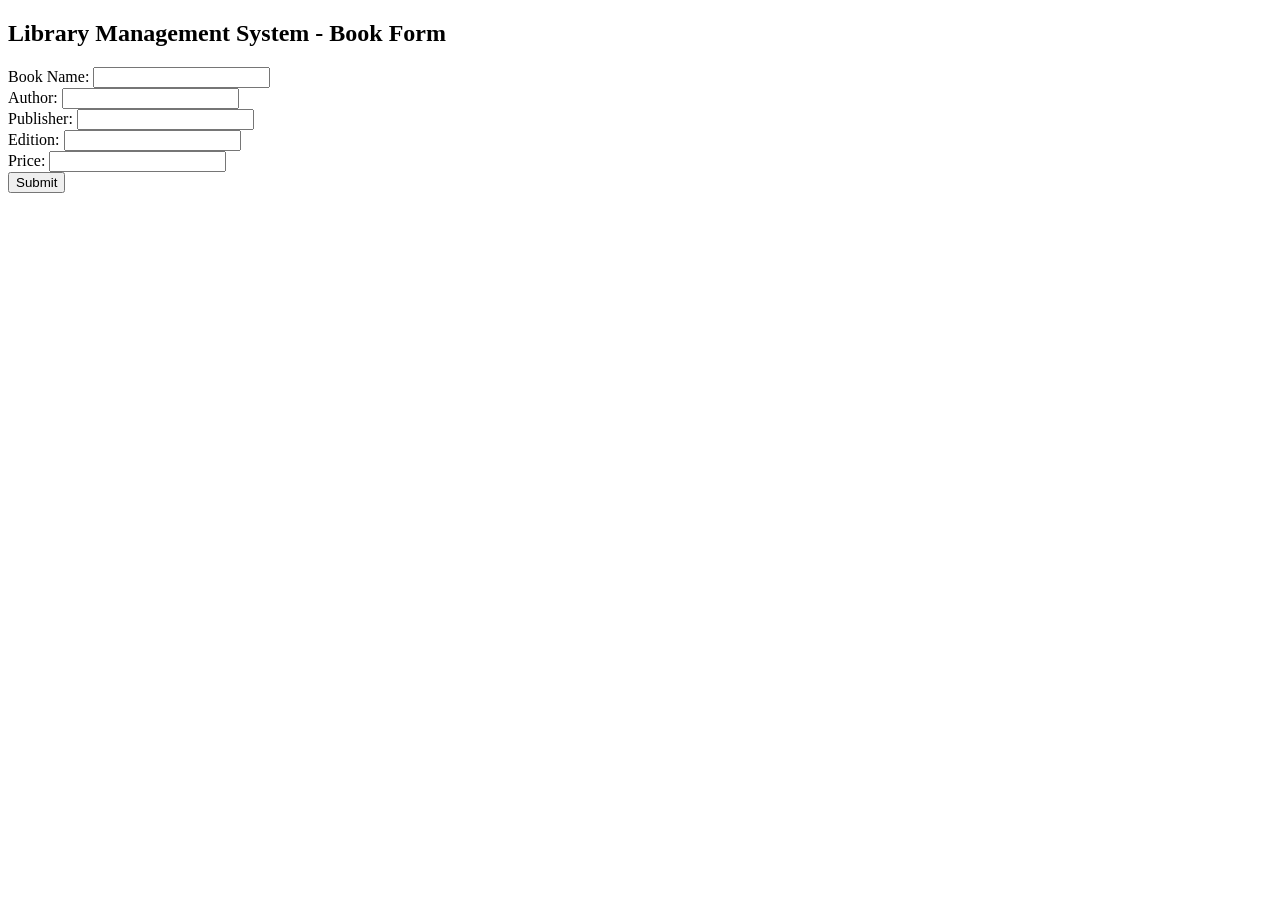
<file: Exercise-5/form.html>
<!DOCTYPE html>
<html lang="en">
<head>
    <meta charset="UTF-8">
    <title>Library Management System</title>
    <script>
        function validateForm() {
            const title = document.forms["bookForm"]["title"].value;
            const author = document.forms["bookForm"]["author"].value;
            const publisher = document.forms["bookForm"]["publisher"].value;
            const edition = document.forms["bookForm"]["edition"].value;
            const price = document.forms["bookForm"]["price"].value;

            if (!title.match(/^[a-zA-Z\s]+$/)) {
                alert("Title should contain only alphabets and spaces.");
                return false;
            }
            if (!author.match(/^[a-zA-Z\s]+$/)) {
                alert("Author should contain only alphabets and spaces.");
                return false;
            }
            if (!publisher.match(/^[a-zA-Z\s]+$/)) {
                alert("Publisher should contain only alphabets and spaces.");
                return false;
            }
            if (!edition.match(/^[a-zA-Z0-9\s]+$/)) {
                alert("Edition should be alphanumeric.");
                return false;
            }
            if (isNaN(price) || price <= 0) {
                alert("Price should be a positive number.");
                return false;
            }
            return true;
        }
    </script>
</head>
<body>
    <h2>Library Management System - Book Form</h2>
    <form name="bookForm" action="BookServlet" method="post" onsubmit="return validateForm()">
        <label>Book Name:</label>
        <input type="text" name="title" required><br>
        <label>Author:</label>
        <input type="text" name="author" required><br>
        <label>Publisher:</label>
        <input type="text" name="publisher" required><br>
        <label>Edition:</label>
        <input type="text" name="edition" required><br>
        <label>Price:</label>
        <input type="text" name="price" required><br>
        <input type="submit" value="Submit">
    </form>
</body>
</html>
</file>
<file: Exercise-2b/styles.css>
body {
    font-family: Arial, sans-serif;
    margin: 0;
    padding: 0;
    box-sizing: border-box;
}

header {
    background-color: #4b0082;
    color: white;
    padding: 20px 0;
    text-align: center;
    position: fixed;
    width: 100%;
    top: 0;
    z-index: 1000;
}

.header-container h1 {
    margin: 0;
    font-size: 24px;
}

.header-container p {
    margin: 5px 0 0;
}

.content {
    display: flex;
    margin-top: 80px; /* Adjust according to the header height */
}

.sidebar {
    background-color: #787878;
    color: white;
    width: 200px;
    padding: 20px;
    height: 100vh;
    position: fixed;
    top: 80px; /* Adjust according to the header height */
    font-weight: bold;
    line-height: 2;
}

.sidebar ul {
    list-style-type: none;
    padding: 0;
}

.sidebar ul li {
    margin-bottom: 10px;
}

.sidebar ul li a {
    color:  #4b0082;
    text-decoration: none;
}

.sidebar ul li a:hover {
    text-decoration: underline;
}

.main-content {
    padding: 20px;
    margin-left: 230px;
    width: calc(100% - 240px);
    background-color: #f4f4f4;
}

.main-content h1,
.main-content h2,
.main-content h3,
.main-content h4,
 {
    color: black;
}

.main-content p {
    color: blue;
}

.main-content ul {
    list-style-type: disc;
    padding-left: 20px;
}

.main-content table {
    width: 100%;
    border-collapse: collapse;
    margin-top: 20px;
}

.main-content table, th, td {
    border: 1px solid #ddd;
}

.main-content table th, .main-content table td {
    padding: 10px;
    text-align: left;
}


@media (max-width: 768px) {
    .sidebar {
        width: 100%;
        height: auto;
        position: relative;
        top: 0;
    }

    .main-content {
        margin-left: 0;
        width: 100%;
    }
}
</file>
<file: Exercise-3/styles.css>
body {
    font-family: Arial, sans-serif;
    background-color: #f0f8ff;
    color: #333;
    margin: 0;
    padding: 20px;
}

.form-title {
    color: rgb(6, 129, 223);
    text-align: center;
    margin-bottom: 30px;
}

.form-container {
    background-color: white;
    border-radius: 10px;
    padding: 20px;
    box-shadow: 0 4px 8px rgba(0, 0, 0, 0.2);
    max-width: 500px;
    margin: auto;
}

label {
    display: block;
    margin: 10px 0 5px;
    font-weight: bold;
}

input[type="text"],
input[type="number"],
input[type="email"],
select,
textarea {
    width: 100%;
    padding: 10px;
    margin-bottom: 15px;
    border: 1px solid #ccc;
    border-radius: 5px;
    transition: border-color 0.3s ease;
}

input[type="text"]:focus,
input[type="number"]:focus,
input[type="email"]:focus,
select:focus,
textarea:focus {
    border-color: rgb(6, 129, 223);
    outline: none;
}

textarea {
    height: 80px;
    resize: none;
}

.btn {
    padding: 10px 15px;
    border: none;
    border-radius: 5px;
    cursor: pointer;
    font-weight: bold;
}

.submit-btn {
    background-color: rgb(6, 129, 223);
    color: white;
}

.reset-btn {
    background-color: #f44336;
    color: white;
    margin-left: 10px;
}

.submit-btn:hover {
    background-color: #005f99;
}

.reset-btn:hover {
    background-color: #c62828;
}
</file>
<file: Exercise-4/styles.css>
@charset "UTF-8";
* {
    box-sizing: border-box;
    margin: 0;
    padding: 0;
}

body {
    font-family: Arial, sans-serif;
    background-color: #f4f4f9;
    display: flex;
    justify-content: center;
    align-items: center;
    height: 100vh;
}


.form {
    max-height: 400px; /* Set the max height for the form */
    overflow-y: auto; /* Enable vertical scrolling */
    padding: 15px;
}


.form-container {
    background-color: #fff;
    padding: 20px;
    border-radius: 8px;
    box-shadow: 0 0 10px rgba(0, 0, 0, 0.1);
    width: 400px;
    text-align: center;
}

h1 {
    margin-bottom: 20px;
    color: #333;
}

label {
    display: block;
    margin: 10px 0 5px;
    font-weight: bold;
    color: #555;
}

input[type="text"], input[type="number"], input[type="email"], input[type="date"], textarea {
    width: 100%;
    padding: 10px;
    margin: 5px 0 15px 0;
    border: 1px solid #ccc;
    border-radius: 4px;
}


textarea {
    resize: vertical;
    min-height: 60px;
}

input[type="submit"], input[type="reset"] {
    width: 48%;
    padding: 10px;
    border: none;
    border-radius: 4px;
    background-color: #4CAF50;
    color: white;
    cursor: pointer;
    margin: 10px 1%;
}

input[type="reset"] {
    background-color: #f44336;
}

input[type="submit"]:hover, input[type="reset"]:hover {
    opacity: 0.9;
}
</file>
<file: Exercise-6/styles.css>
/* Reset some default styles */
body {
    margin: 0;
    font-family: 'Arial', sans-serif;
    background-color: #f0f4f8;
}

/* Main container styling */
.container {
    max-width: 600px;
    margin: 100px auto;
    padding: 20px;
    border-radius: 10px;
    box-shadow: 0 4px 20px rgba(0, 0, 0, 0.1);
    background-color: white;
    text-align: center;
}

/* Heading styles */
h1 {
    color: #333;
    font-size: 2.5em;
    margin-bottom: 20px;
}

/* Button styles */
.btn {
    background-color: #007bff; /* Bootstrap primary color */
    color: white;
    padding: 15px 30px;
    font-size: 1.2em;
    border: none;
    border-radius: 5px;
    cursor: pointer;
    transition: background-color 0.3s, transform 0.2s;
}

.btn:hover {
    background-color: #0056b3; /* Darker blue */
    transform: scale(1.05);
}

.btn:active {
    transform: scale(0.95);
}
</file>
<file: Exercise-6b/styles.css>
@charset "UTF-8";
/* styles.css */

body {
    font-family: 'Arial', sans-serif;
    background-color: #f0f4f8;
    margin: 0;
    padding: 20px;
    color: #333;
}

.container {
    max-width: 600px;
    margin: 0 auto;
    padding: 20px;
    background-color: #fff;
    border-radius: 8px;
    box-shadow: 0 4px 20px rgba(0, 0, 0, 0.1);
}

h2 {
    text-align: center;
    color: #4A90E2;
}

p {
    font-size: 16px;
    margin: 10px 0;
}

input[type="text"] {
    width: 95%;
    padding: 10px;
    border: 2px solid #4A90E2;
    border-radius: 4px;
    font-size: 16px;
    transition: border-color 0.3s;
}

input[type="text"]:focus {
    border-color: #007BFF;
    outline: none;
}

.suggestions {
    margin-top: 10px;
    border: 1px solid #4A90E2;
    border-radius: 4px;
    max-height: 200px;
    overflow-y: auto;
    background-color: white;
    z-index: 1000;
    position: relative;
}

.suggestion-item {
    padding: 10px;
    cursor: pointer;
    transition: background-color 0.3s;
}

.suggestion-item:hover {
    background-color: #f1f1f1;
}
</file>
<file: Exercise-1a/styles_resume.css>
body {
    font-family: Arial, sans-serif;
    margin: 20px;
}

h1 {
    text-align: center;
    color: #2156ad;
}

h2 {
    color: #2E6ACA;
    text-decoration: underline;
}

h3 {
    color: #333;
}

h3.normal {
    font-weight: normal;
}

hr {
    border: 1px solid #ddd;
}

ul {
    list-style-type: none;
    padding: 0;
}

ul li {
    margin-bottom: 10px;
}

p {
    font-size: 14px;
}
</file>
<file: Exercise-1b/styles_TimeTable.css>
body {
    font-family: Arial, sans-serif;
    margin: 20px;
}

h1 {
    text-align: center;
    color: #3071ea;
}

table {
    width: 100%;
    border-collapse: collapse;
}

th, td {
    border: 1px solid black;
    padding: 8px;
    text-align: center;
}

.break {
    writing-mode: vertical-lr;
    transform: rotate(180deg);
    color: red;
    text-align: center;
}

.classroom {
    color: red;
}
</file>
